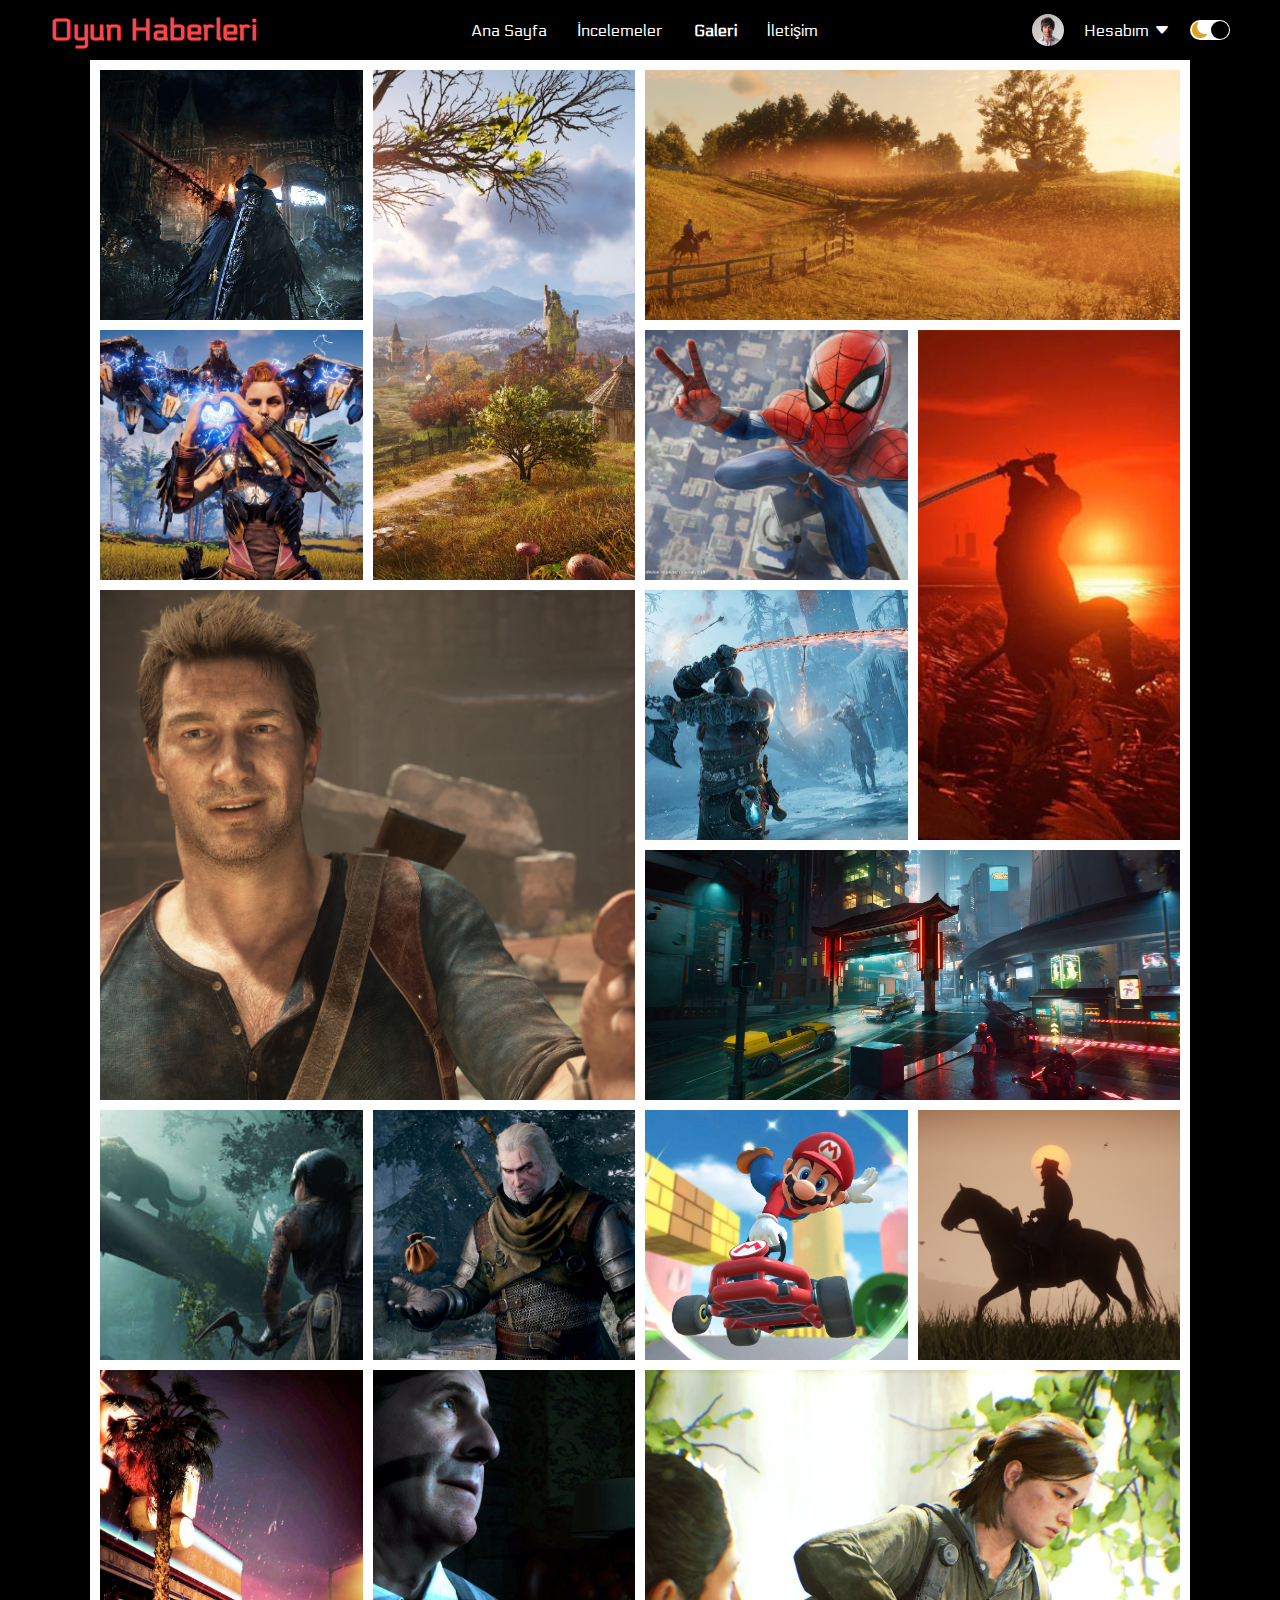
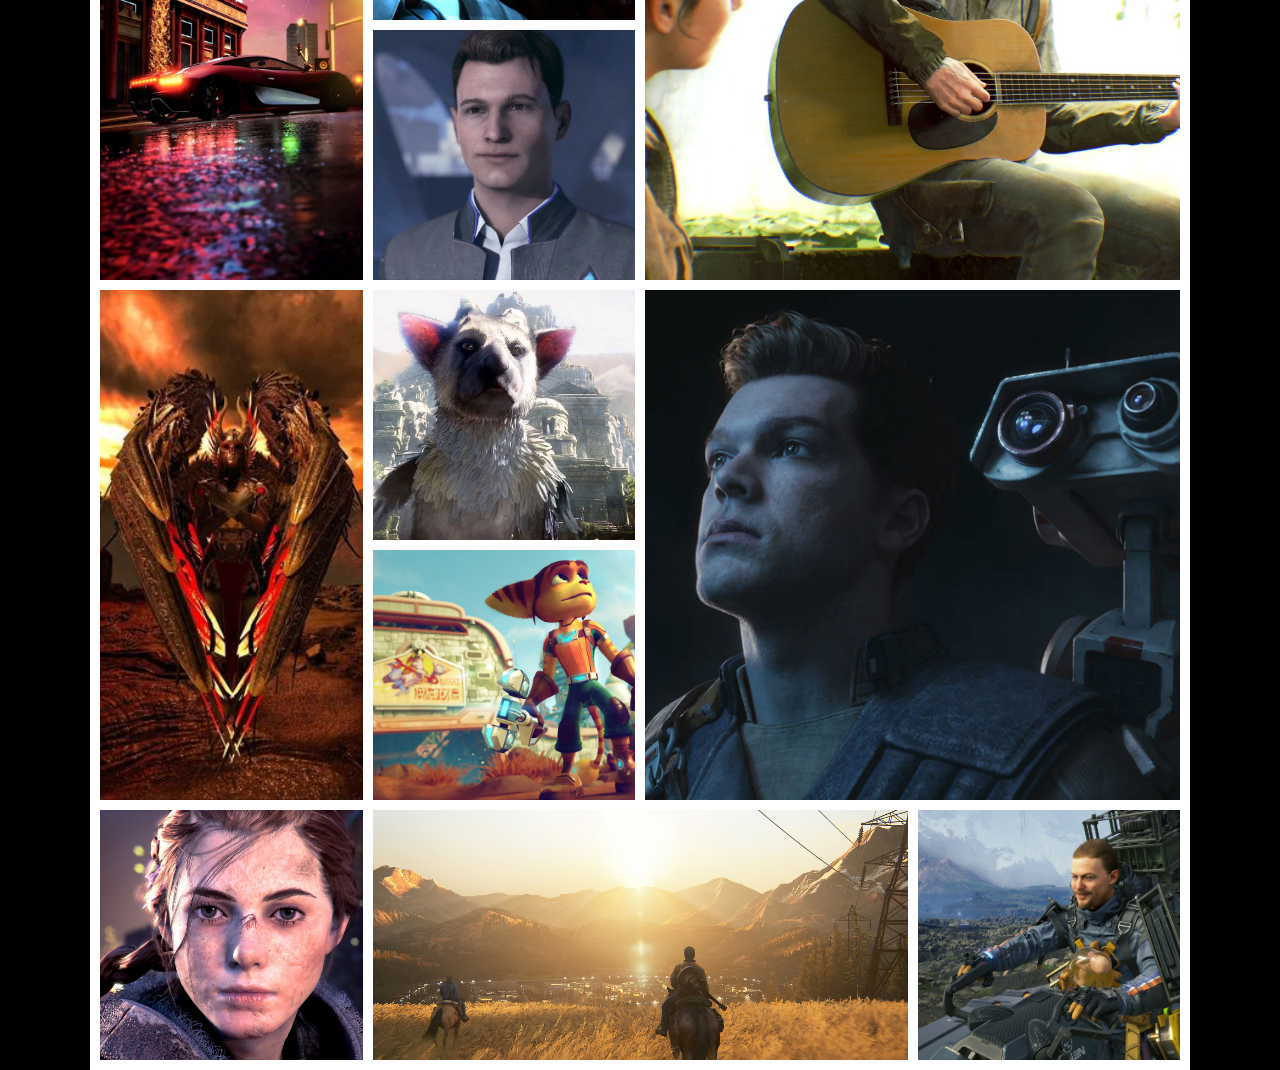
<file: galeri.html>
<!DOCTYPE html>
<html lang="en">
  <head>
    <meta charset="UTF-8" />
    <meta http-equiv="X-UA-Compatible" content="IE=edge" />
    <meta name="viewport" content="width=device-width, initial-scale=1.0" />
    <title>Oyun Haberleri</title>
    <link rel="stylesheet" href="https://cdn.jsdelivr.net/npm/bootstrap-icons@1.10.3/font/bootstrap-icons.css"> <!-- icon kütüphanesi URL -->
    <link rel="stylesheet" href="style.css" />
  </head>

  <body>
    <div class="navbar">
      <div class="navbar-wrapper">
        <div class="logo-wrapper">
          <h1 class="logo">Oyun Haberleri</h1>
        </div>
        <div class="menu-container">
          <ul class="menu-list">
            <a href="index.html">Ana Sayfa</a>
            <a href="incelemeler.html">İncelemeler</a>
            <li class="menu-list-item active">Galeri</li>
            <a href="iletisim.html">İletişim</a>
          </ul>
        </div>
            <div class="profile-container">
                <img class="profile-picture" src="IMG/User.jpg" alt="">
                <div class="profile-text-container">
                    <span class="profile-text">Hesabım</span>
                    <i class="bi bi-caret-down-fill"></i> <!-- Aşağı ok icon URL -->
                </div>
                <div class="toggle">
                    <i class="bi bi-moon-fill toggle-icon"></i>
                    <i class="bi bi-brightness-high-fill toggle-icon"></i>
                    <div class="toggle-ball"></div>
                </div>
            </div>
      </div>
    </div>
<!-- Görseller Başlangıç -->
    <div class="gallery">
      <div>
        <img src="IMG/souls.jpg" alt="">
      </div>

      <div class="v-stretch">
        <img src="IMG/acvallhalla.jpg" alt="">
      </div>

      <div class="h-stretch">
        <img src="IMG/rdrManzara.jpg" alt="">
      </div>

      <div>
        <img src="IMG/horizonG.jpg" alt="">
      </div>

      <div>
        <img src="IMG/spider.jpg" alt="">
      </div>

      <div class="v-stretch">
        <img src="IMG/ghostred.jpg" alt="">
      </div>

      <div class="big-stretch">
        <img src="IMG/unchartedingame.jpg" alt="">
      </div>

      <div>
        <img src="IMG/gow.jpg" alt="">
      </div>

      <div class="h-stretch">
        <img src="IMG/cyberpunk.jpg" alt="">
      </div>

      <div>
        <img src="IMG/tomb.jpg" alt="">
      </div>

      <div>
        <img src="IMG/geralt.jpg" alt="">
      </div>

      <div>
        <img src="IMG/mariocart.jpg" alt="">
      </div>

      <div>
        <img src="IMG/arthur.jpg" alt="">
      </div>

      <div class="v-stretch">
        <img src="IMG/gta.jpg" alt="">
      </div>

      <div>
        <img src="IMG/until.jpg" alt="">
      </div>

      <div class="big-stretch">
        <img src="IMG/ellie.jpg" alt="">
      </div>

      <div>
        <img src="IMG/connor.jpg" alt="">
      </div>

      <div class="v-stretch">
        <img src="IMG/valkyr.jpg" alt="">
      </div>

      <div>
        <img src="IMG/lastguardian.jpg" alt="">
      </div>

      <div class="big-stretch">
        <img src="IMG/starwars.jpg" alt="">
      </div>

      <div>
        <img src="IMG/ratcher.jpg" alt="">
      </div>

      <div>
        <img src="IMG/plaque.jpg" alt="">
      </div>

      <div class="h-stretch">
        <img src="IMG/joel.jpg" alt="">
      </div>

      <div>
        <img src="IMG/death.jpg" alt="">
      </div>
    </div>
<!-- Görseller Bitiş -->
  </body>
</html>
</file>
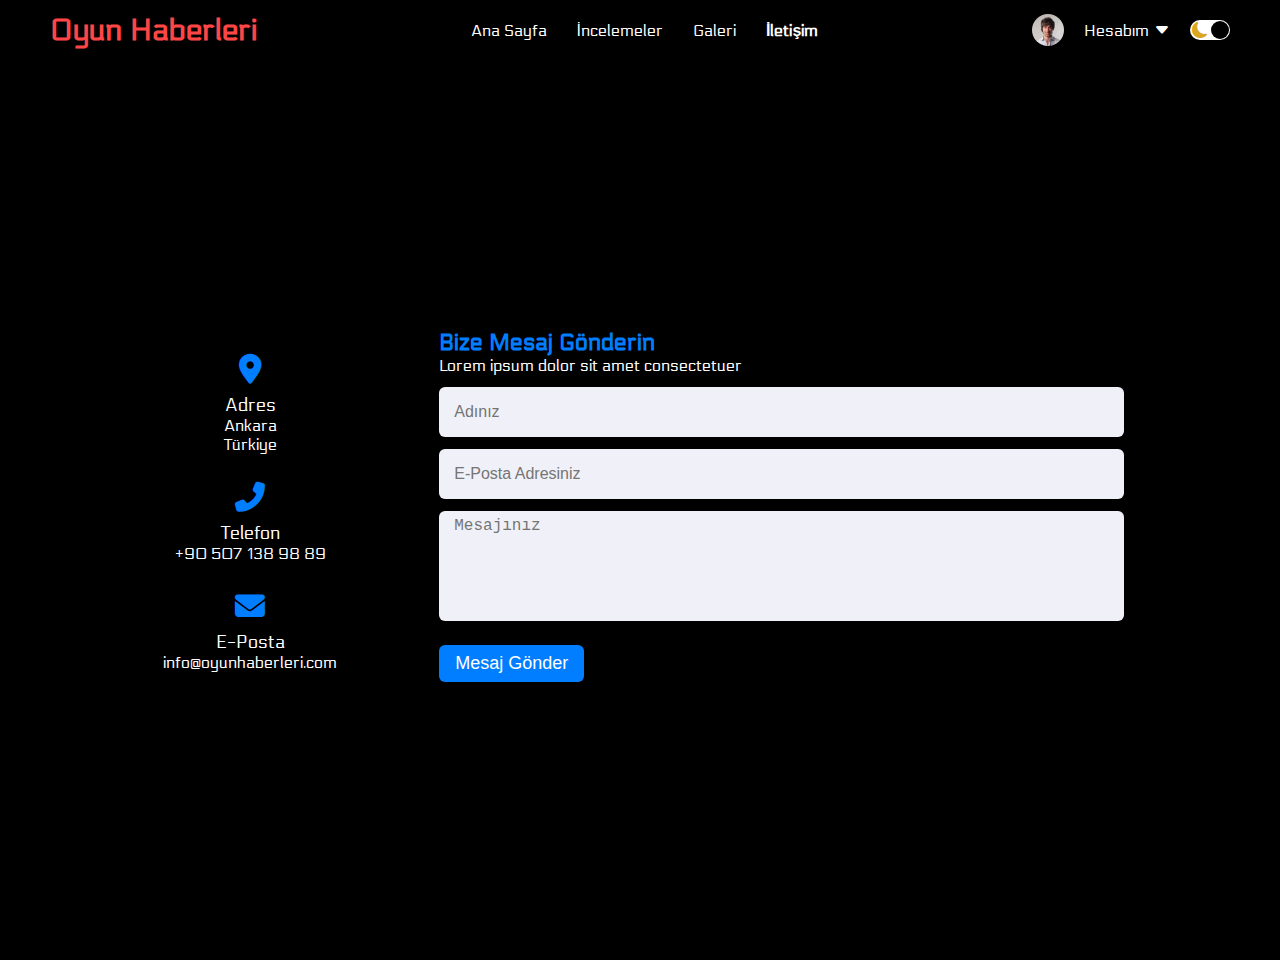
<file: iletisim.html>
<!DOCTYPE html>
<html lang="en">
  <head>
    <meta charset="UTF-8" />
    <meta http-equiv="X-UA-Compatible" content="IE=edge" />
    <meta name="viewport" content="width=device-width, initial-scale=1.0" />
    <title>Oyun Haberleri</title>
    <link rel="stylesheet" href="https://cdn.jsdelivr.net/npm/bootstrap-icons@1.10.3/font/bootstrap-icons.css"> <!-- icon kütüphanesi URL -->
    <link rel="stylesheet" href="https://cdnjs.cloudflare.com/ajax/libs/font-awesome/6.2.1/css/all.min.css"> <!-- İletişim sayfası icon URL -->
    <link rel="stylesheet" href="style.css" />
  </head>

  <body>
    <div class="navbar">
      <div class="navbar-wrapper">
        <div class="logo-wrapper">
          <h1 class="logo">Oyun Haberleri</h1>
        </div>
        <div class="menu-container">
          <ul class="menu-list">
            <a href="index.html">Ana Sayfa</a>
            <a href="incelemeler.html">İncelemeler</a>
            <a href="galeri.html">Galeri</a>
            <li class="menu-list-item active">İletişim</li>
          </ul>
        </div>
            <div class="profile-container">
                <img class="profile-picture" src="IMG/User.jpg" alt="">
                <div class="profile-text-container">
                    <span class="profile-text">Hesabım</span>
                    <i class="bi bi-caret-down-fill"></i> <!-- Aşağı ok icon URL -->
                </div>
                <div class="toggle">
                    <i class="bi bi-moon-fill toggle-icon"></i>
                    <i class="bi bi-brightness-high-fill toggle-icon"></i>
                    <div class="toggle-ball"></div>
                </div>
            </div>
      </div>
    </div>

    <div class="yazilar">
    <div class="container">
        <div class="content">
            <div class="left-side">
                <div class="address details">
                <i class="fas fa-map-marker-alt"></i>
                <div class="topic">Adres</div>
                <div class="text">Ankara</div>
                <div class="text">Türkiye</div>
                </div>
                <div class="phone details">
                <i class="fas fa-phone-alt"></i>
                <div class="topic">Telefon</div>
                <div class="text">+90 507 138 98 89</div>
                </div>
                <div class="email details">
                <i class="fas fa-envelope"></i>
                <div class="topic">E-Posta</div>
                <div class="text">info@oyunhaberleri.com</div>
                </div>
            </div>
            <div class="right-side">
                <div class="topic-text">
                    Bize Mesaj Gönderin
                </div>
                <p>
                    Lorem ipsum dolor sit amet consectetuer
                </p>
                <form action="#">
                    <div class="input-box">
                        <input type="text" placeholder="Adınız">
                    </div>
                    <div class="input-box">
                        <input type="text" placeholder="E-Posta Adresiniz">
                    </div>
                    <div class="input-box message-box">
                        <textarea rows="5" placeholder="Mesajınız"></textarea>
                    </div>
                    <div class="button">
                        <input type="button" value="Mesaj Gönder">
                    </div>
                </form>
            </div>
        </div>
    </div>
    </div>
  </body>
</html>
</file>
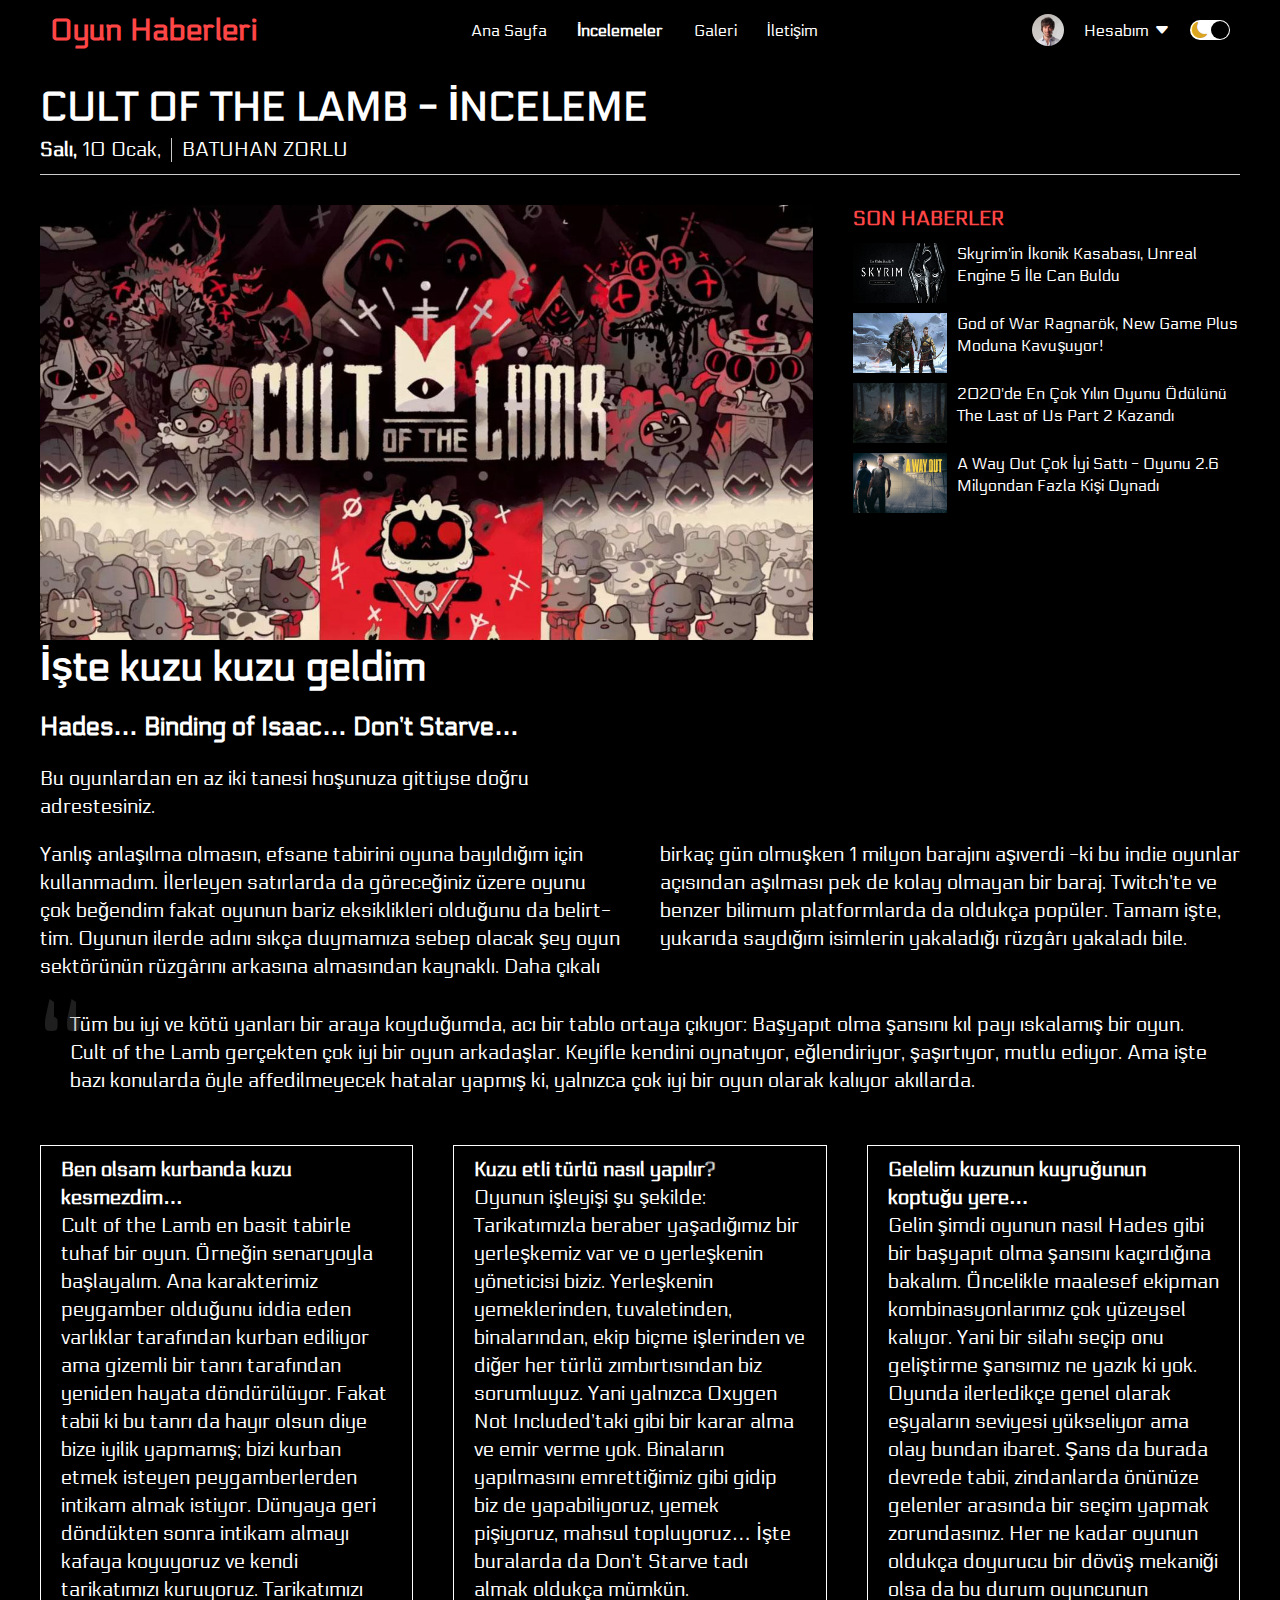
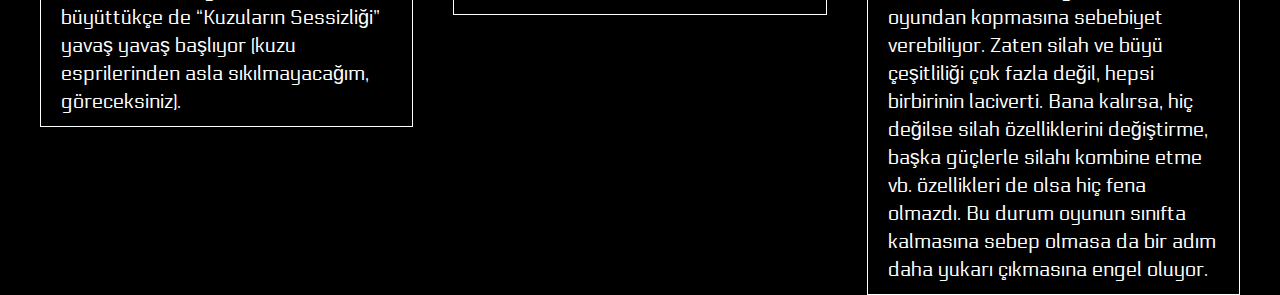
<file: incelemeler.html>
<!DOCTYPE html>
<html lang="en">
  <head>
    <meta charset="UTF-8" />
    <meta http-equiv="X-UA-Compatible" content="IE=edge" />
    <meta name="viewport" content="width=device-width, initial-scale=1.0" />
    <title>Oyun Haberleri</title>
    <link rel="stylesheet" href="https://cdn.jsdelivr.net/npm/bootstrap-icons@1.10.3/font/bootstrap-icons.css"> <!-- icon kütüphanesi URL -->
    <link rel="stylesheet" href="style.css" />
  </head>

  <body>
    <div class="navbar">
      <div class="navbar-wrapper">
        <div class="logo-wrapper">
          <h1 class="logo">Oyun Haberleri</h1>
        </div>
        <div class="menu-container">
          <ul class="menu-list">
            <a href="index.html">Ana Sayfa</a>
            <li class="menu-list-item active">İncelemeler</li>
            <a href="galeri.html">Galeri</a>
            <a href="iletisim.html">İletişim</a>
          </ul>
        </div>
            <div class="profile-container">
                <img class="profile-picture" src="IMG/User.jpg" alt="">
                <div class="profile-text-container">
                    <span class="profile-text">Hesabım</span>
                    <i class="bi bi-caret-down-fill"></i> <!-- Aşağı ok icon URL -->
                </div>
                <div class="toggle">
                    <i class="bi bi-moon-fill toggle-icon"></i>
                    <i class="bi bi-brightness-high-fill toggle-icon"></i>
                    <div class="toggle-ball"></div>
                </div>
            </div>
      </div>
    </div>
    <div class="incelemelerSayfasi">
    <div class="containerinceleme">
      <header>
        <h1 class="heading-1">Cult of the Lamb - İnceleme</h1>
        <div class="sub-heading">
          <p>Salı, <span>10 Ocak,</span></p>
          <p class="importent">Batuhan Zorlu</p>
        </div>
      </header>

      <div class="main">
        <div class="home">
          <div class="left">
            <img src="IMG/CultOf.jpg" class="home-img" alt="Cult Of The Lamb">

            <h2 class="heading-2">
              İşte kuzu kuzu geldim
            </h2>
          </div>

          <div class="right">
            <h3 class="heading-3">Son Haberler</h3>
            <div class="lists">
              <div class="list">
                <img src="IMG/skyrim.jpg" alt="photo 1">
                <p>Skyrim'in İkonik Kasabası, Unreal Engine 5 İle Can Buldu</p>
              </div>

              <div class="list">
                <img src="IMG/GodOfWar.jpg" alt="photo 2">
                <p>God of War Ragnarök, New Game Plus Moduna Kavuşuyor!</p>
              </div>

              <div class="list">
                <img src="IMG/parttwo.jpg" alt="photo 3">
                <p>2020'de En Çok Yılın Oyunu Ödülünü The Last of Us Part 2 Kazandı</p>
              </div>

              <div class="list">
                <img src="IMG/away.jpg" alt="photo 4">
                <p>A Way Out Çok İyi Sattı - Oyunu 2.6 Milyondan Fazla Kişi Oynadı</p>
              </div>
            </div>
          </div>
        </div>

        <article>
          <p>Hades… Binding of Isaac… Don’t Starve…</p>
          <p>Bu oyunlardan en az iki tanesi hoşunuza gittiyse doğru adrestesiniz.</p>
          <p>Yanlış anlaşılma olmasın, efsane tabirini oyuna bayıldığım için kullanmadım. İlerleyen satırlarda da göreceğiniz üzere oyunu çok beğendim fakat oyunun bariz eksiklikleri olduğunu da belirttim. Oyunun ilerde adını sıkça duymamıza sebep olacak şey oyun sektörünün rüzgârını arkasına almasından kaynaklı. Daha çıkalı birkaç gün olmuşken 1 milyon barajını aşıverdi -ki bu indie oyunlar açısından aşılması pek de kolay olmayan bir baraj. Twitch’te ve benzer bilimum platformlarda da oldukça popüler. Tamam işte, yukarıda saydığım isimlerin yakaladığı rüzgârı yakaladı bile.</p>
        </article>
      </div>
    </div>
    <blockquote>
      Tüm bu iyi ve kötü yanları bir araya koyduğumda, acı bir tablo ortaya çıkıyor: Başyapıt olma şansını kıl payı ıskalamış bir oyun. Cult of the Lamb gerçekten çok iyi bir oyun arkadaşlar. Keyifle kendini oynatıyor, eğlendiriyor, şaşırtıyor, mutlu ediyor. Ama işte bazı konularda öyle affedilmeyecek hatalar yapmış ki, yalnızca çok iyi bir oyun olarak kalıyor akıllarda.
    </blockquote>

    <div class="cards">
      <div class="card">
        <h4 class="heading-4">Ben olsam kurbanda kuzu kesmezdim…</h4>
        <p>Cult of the Lamb en basit tabirle tuhaf bir oyun. Örneğin senaryoyla başlayalım. Ana karakterimiz peygamber olduğunu iddia eden varlıklar tarafından kurban ediliyor ama gizemli bir tanrı tarafından yeniden hayata döndürülüyor. Fakat tabii ki bu tanrı da hayır olsun diye bize iyilik yapmamış; bizi kurban etmek isteyen peygamberlerden intikam almak istiyor. Dünyaya geri döndükten sonra intikam almayı kafaya koyuyoruz ve kendi tarikatımızı kuruyoruz. Tarikatımızı büyüttükçe de “Kuzuların Sessizliği” yavaş yavaş başlıyor (kuzu esprilerinden asla sıkılmayacağım, göreceksiniz).</p>
      </div>

      <div class="card">
        <h4 class="heading-5">Kuzu etli türlü nasıl yapılır?</h4>
        <p>Oyunun işleyişi şu şekilde: Tarikatımızla beraber yaşadığımız bir yerleşkemiz var ve o yerleşkenin yöneticisi biziz.  Yerleşkenin yemeklerinden, tuvaletinden, binalarından, ekip biçme işlerinden ve diğer her türlü zımbırtısından biz sorumluyuz. Yani yalnızca Oxygen Not Included’taki gibi bir karar alma ve emir verme yok. Binaların yapılmasını emrettiğimiz gibi gidip biz de yapabiliyoruz, yemek pişiyoruz, mahsul topluyoruz… İşte buralarda da Don’t Starve tadı almak oldukça mümkün.</p>
      </div>

      <div class="card">
        <h4 class="heading-6">Gelelim kuzunun kuyruğunun koptuğu yere…</h4>
        <p>Gelin şimdi oyunun nasıl Hades gibi bir başyapıt olma şansını kaçırdığına bakalım. Öncelikle maalesef ekipman kombinasyonlarımız çok yüzeysel kalıyor. Yani bir silahı seçip onu geliştirme şansımız ne yazık ki yok. Oyunda ilerledikçe genel olarak eşyaların seviyesi yükseliyor ama olay bundan ibaret. Şans da burada devrede tabii, zindanlarda önünüze gelenler arasında bir seçim yapmak zorundasınız. Her ne kadar oyunun oldukça doyurucu bir dövüş mekaniği olsa da bu durum oyuncunun oyundan kopmasına sebebiyet verebiliyor. Zaten silah ve büyü çeşitliliği çok fazla değil, hepsi birbirinin laciverti. Bana kalırsa, hiç değilse silah özelliklerini değiştirme, başka güçlerle silahı kombine etme vb. özellikleri de olsa hiç fena olmazdı. Bu durum oyunun sınıfta kalmasına sebep olmasa da bir adım daha yukarı çıkmasına engel oluyor.</p>
      </div>
    </div>
  </div>
  </body>
</html>
</file>
<file: style.css>
@import url('https://fonts.googleapis.com/css2?family=Electrolize&display=swap'); /* Font URL */
/* Base css başlangıç */
*{
    margin: 0;
    padding: 0;
    box-sizing: border-box;
}

body{
    font-family: 'Electrolize', sans-serif;
    background-color: black;
    color: white;
    min-height: 100vh;
}
/* Base css bitiş */

.navbar{
    background-color: black;
    height: 60px;
    color: white;
    top: 0;
}

/* İncelemeler */

.incelemelerSayfasi{
    min-height: 100vh;
    max-height: 100vh;
    line-height: 1.4;
    padding: 20px 40px;
}

.containerinceleme{
    max-width: 1200px;
}

.heading-1{
    font-size: 40px;
    text-transform: uppercase;
}

.heading-2{
    font-size: 40px;
    line-height: 1.1;
    margin-bottom: 20px;
}

.heading-3{
    font-size: 20px;
    text-transform: uppercase;
    color: rgb(255, 70, 70); /* Son haberler renk */
    margin-bottom: 10px;
}

.sub-heading{
    font-size: 20px;
    display: flex;
    align-items: center;
    margin-bottom: 30px;
    border-bottom: 1px solid #ccc;
    padding-bottom: 10px;
}

.sub-heading p{
    font-weight: 700;
    text-transform: capitalize;
    margin-right: 10px;
}

.sub-heading span{
    color:white; /* Tarih Renk */
    font-weight: 300;
    border-right: 1px solid #ccc;
    padding-right: 10px;
}

.sub-heading .importent{
    color: white; /* Yazar renk */
    text-transform: uppercase;
    font-weight: 300;
}
/* Home başlangıç*/

.home{
    display: grid;
    grid-template-columns: 2fr 1fr;
    gap: 40px;
}

.home-img{
    width: 100%;

}

.list{
    display: grid;
    grid-template-columns: 1fr 3fr;
    gap: 10px;
    margin-bottom: 10px;
}

.list img{
    width: 100%;
    height: 60px;
}

/* Home bitiş */

/* Article */

article > p{
    font-size: 20px;
    margin-bottom: 20px;

    columns: 3 25ch;
    column-gap: 40px;
    hyphens: auto;
}

article p:first-child::first-line{
    font-weight: 700;
    font-size: 25px;
}

/* Article bitiş */

/* blockquote */

blockquote{
    font-size: 20px;
    padding: 10px 30px;
    margin-bottom: 40px;
    position: relative;
}

blockquote::before{
    content: open-quote;
    position: absolute;
    top: -48px;
    left: -4px;
    opacity: .3;
    color: #666;
    font-size: 150px;
}

.cards{
    columns: 25ch 3;
    gap: 40px;
    margin-bottom: 40px;
}

.card{
    font-size: 20px;
    border: 1px solid;
    padding: 10px 20px;
    break-inside: avoid;
}

/* blockquote bitiş */

/* İncelemeler bitiş */

/* İletişim sayfası Başlangıç */
.yazilar{
    color: white;
    min-height: 100vh;
    width: 100%;
    display: flex;
    align-items: center;
    justify-content: center;
}

.container{
    width: 85%;
    background: black;
    border-radius: 6px;
    padding: 20px 60px 30px 40px;
    box-shadow: 0 5px 10px rgba(0, 0, 0, 0.2);
}

.container .content{
    display: flex;
    align-items: center;
    justify-content: space-between;
}

.container .content .left-side{
    width: 25%;
    height: 100%;
    display: flex;
    flex-direction: column;
    align-items: center;
    justify-content: center;
    margin-top: 15px;
    position: relative;
}

.content .left-side::before{
    content: '';
    position: absolute;
    height: 70%;
    width: 2px;
    right: -15px;
    top: 50%;
    transform: translate(-50%);
}

.content .left-side .details{
    margin: 14px;
    text-align: center;
}

.content .left-side .details i{
    font-size: 30px;
    color: #007eff;
    margin-bottom: 10px;
}

.content .left-side .details .topic{
    font-size: 18px;
    font-weight: 500px;
}

.content .left-side .details .topic .text{
    font-size: 14px;

}

.content .right-side{
    width: 75%;
    margin-left: 75px;
}

.right-side .topic-text{
    font-size: 23px;
    font-weight: 600;
    color: #007eff;
}

.right-side .input-box{
    height: 50px;
    width: 100%;
    margin: 12px 0;
}

.input-box input,
.input-box textarea{
    height: 100%;
    width: 100%;
    border: none;
    outline: none;
    font-size: 16px;
    background: #f0f1f8;
    border-radius: 6px;
    padding: 0 15px;
    resize: none;
}

.message-box{
    min-height: 110px;
}

.input-box textarea{
    padding-top: 6px;
}

.right-side .button{
    display: inline-block;
    margin-top: 12px;
}

.button input{
    color: white;
    font-size: 18px;
    outline: none;
    border: none;
    padding: 8px 16px;
    border-radius: 6px;
    background: #007eff;
    cursor: pointer;
    transition: all 0.3s ease;
}

.button input:hover{
    background: #295dbc;
}

/* İletişim Sayfası bitiş */

.navbar-wrapper{
    display: flex;
    justify-content: space-between;
    align-items: center;
    height: 100%;
    padding: 0 50px;
}

.logo{
    font-size: 30px;
    color: rgb(255, 70, 70);
}

.menu-list{
    display: flex;
    list-style: none;
    column-gap: 30px; /* Yukarı bar yazılarına 30px boşluk bırakır */
    padding: 0%;
}

.menu-list-item{
    cursor: pointer; /* yazının üstüne gelince tıklanabilir imleç geliyor*/
    color: white;
}
a{
    color: white;
    text-decoration: none;
}

.profile-container{
    display: flex;
    align-items: center;
    column-gap: 20px;
}

.menu-list-item:hover{
    font-weight: bold; /* yazının üstüne gelince kalınlık ekliyor */
}

.menu-list-item.active{
    font-weight: bold; /* olduğumuz sayfanın yazısını kalın yapıyor */
}

.profile-picture{
    width: 32px;
    height: 32px;
    object-fit: cover;
    border-radius: 50%;
}

.profile-text-container{
    display: flex;
    align-items: center;
    column-gap: 5px;
    line-height: 1px;
}

.toggle{
    width: 40px;
    background-color: white;
    height: 20px;
    position: relative;
    border-radius: 30px;
    display: flex;
    align-items: center;
    justify-content: space-around;
}

.toggle-icon{
    color: goldenrod;
}

.toggle-ball{
    width: 18px;
    height: 18px;
    background-color: black;
    border-radius: 50%;
    cursor: pointer;
    position: absolute;
    right: 1px;
}

.sidebar{
    background-color: black;
    color: white;
    height: 100%;
    width: 50px;
}

.featured-content{
    background: url(IMG/Kapak.jpg);
    padding: 10px;
    height: calc(100vh - 160px);
    background-size: 100% 100%;
}

.featured-desc{
    width: 500;
    color: white;
    margin: 30px 0;
    font-size: 20px;
}

.game-list-container{
    margin-left: 70px;
}

.game-list{
    list-style: none;
    padding: 0%;
    height: 300px;
    display: flex;
    align-items: center;
    column-gap: 30px;
}

.game-list-title{
    margin: 10px;
}

.game-item{
    position: relative;
}

.game-item:hover .game-title,
.game-item:hover .game-item-buttons{
    opacity: 1;
}

.game-item:hover .game-img{
    transform: scale(1.2);
    margin: 0 30px;
    transition: 1s all ease-in-out; 
}


.game-img{
    width: 270px;
    transition: 1s all ease-in-out;
}

.game-title{
    background-color: rgb(40, 40, 40, 0.4);
    padding: 0 10px;
    font-size: 28px;
    font-weight: bold;
    position: absolute;
    top: 10px;
    left: 19px;
    opacity: 0;
    transition: 1s all ease-in-out;
}

.game-item-buttons{
    background-color: rgb(40, 40, 40, 0.4);
    padding: 0 10px;
    font-weight: bold;
    position: absolute;
    bottom: 10px;
    left: 20px;
    display: flex;
    column-gap: 10px;
    opacity: 0;
    transition: 1s all ease-in-out;
}

.game-item-buttons i{
   cursor: pointer;
   opacity: .8;
   font-size: 15px;
   transition: .5s all ease;
}

.game-item-buttons i:hover{
    opacity: .4;
 }

 /* Galeri Başlangıç */

 .gallery{
    padding: 10px;
    max-width: 1100px;
    margin: 0 auto;
    background:white;
    display: grid;
    grid-gap: 10px;
    grid-template-columns: repeat(auto-fit,minmax(250px,1fr));
    grid-auto-rows: 250px;
    grid-auto-flow: dense;
 }

 .v-stretch{
    grid-row: span 2;

 }

 .h-stretch{
    grid-column: span 2;
 }

 .big-stretch{
    grid-row: span 2;
    grid-column: span 2;
 }

 .gallery div img{
    width: 100%;
    height: 100%;
    object-fit: cover;
 }

 /* Galeri Bitiş */

 @media only screen and (max-width: 800px){
    .menu-container{
        display: none;
    }

    .featured-content{
        height: 50vh;
    }

    .featured-desc{
        overflow: hidden;
        display: -webkit-box;
        -webkit-line-clamp: 5;
        -webkit-box-orient: vertical;
        max-width: 200px;
        padding: 0;
    }
 }
</file>
